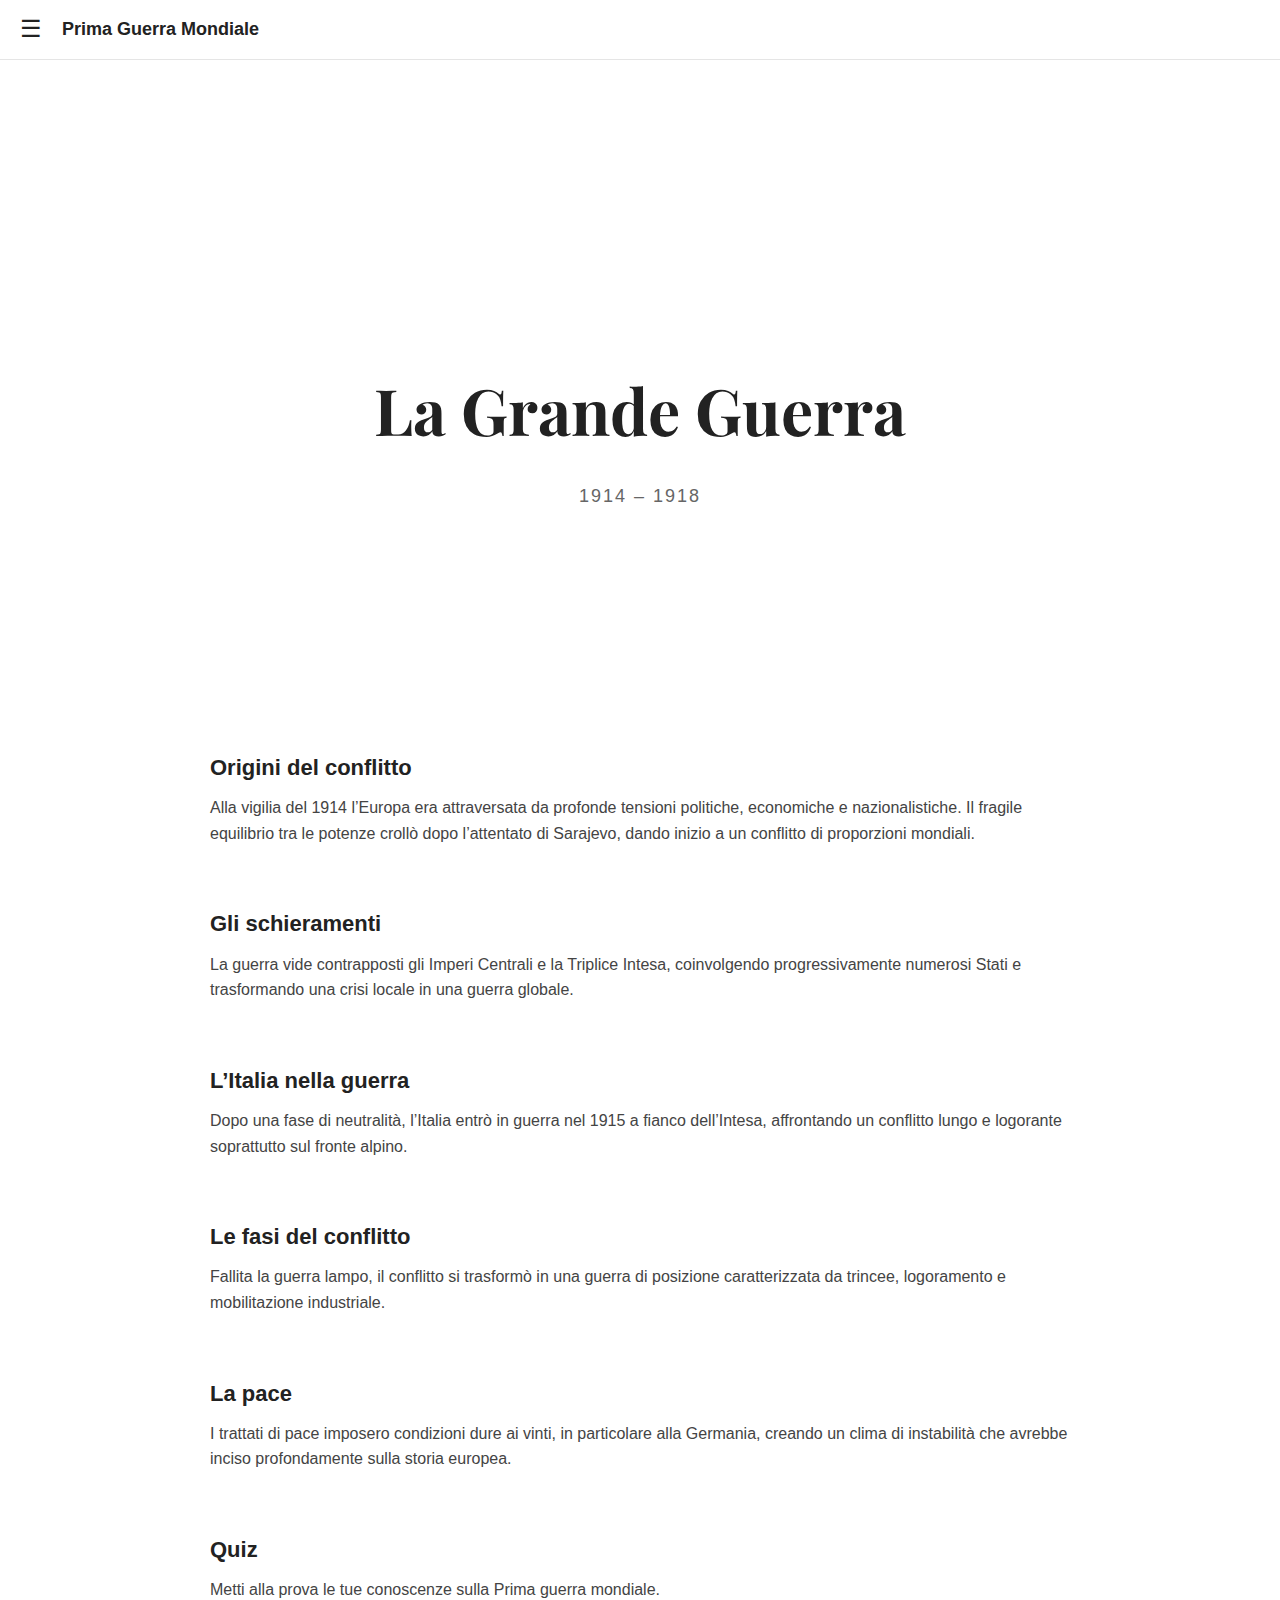
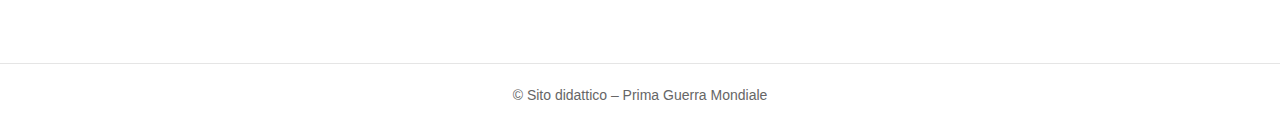
<file: index.html>
<!DOCTYPE html>
<html lang="it">
<head>
  <meta charset="UTF-8" />
  <meta name="viewport" content="width=device-width, initial-scale=1.0" />
  <title>La Prima Guerra Mondiale</title>
  <link href="https://fonts.googleapis.com/css2?family=Playfair+Display:wght@600;700&display=swap" rel="stylesheet" />
  <style>
    * {
      box-sizing: border-box;
      margin: 0;
      padding: 0;
    }

    body {
      font-family: "Segoe UI", Roboto, Arial, sans-serif;
      background-color: #ffffff;
      color: #222;
      line-height: 1.6;
    }

    header {
      position: fixed;
      top: 0;
      left: 0;
      width: 100%;
      height: 60px;
      background-color: #ffffff;
      border-bottom: 1px solid #e5e5e5;
      display: flex;
      align-items: center;
      padding: 0 20px;
      z-index: 1000;
    }

    .hamburger {
      font-size: 24px;
      cursor: pointer;
      margin-right: 20px;
    }

    header h1 {
      font-size: 18px;
      font-weight: 600;
    }

    nav {
      position: fixed;
      top: 0;
      left: -260px;
      width: 250px;
      height: 100%;
      background-color: #111;
      padding-top: 60px;
      transition: left 0.3s ease;
      z-index: 1100;
    }

    nav a {
      display: block;
      padding: 14px 20px;
      color: #f1f1f1;
      text-decoration: none;
      font-size: 15px;
      border-bottom: 1px solid #222;
    }

    nav a:hover {
      background-color: #1f1f1f;
    }

    nav.active {
      left: 0;
    }

    main {
      max-width: 900px;
      margin: 120px auto 60px;
      padding: 0 20px;
    }

    .hero {
      min-height: 70vh;
      display: flex;
      flex-direction: column;
      justify-content: center;
      align-items: center;
      text-align: center;
    }

    .hero h2 {
      font-family: 'Playfair Display', serif;
      font-size: 64px;
      font-weight: 700;
      margin-bottom: 20px;
    }

    .hero span {
      font-size: 18px;
      color: #666;
      letter-spacing: 2px;
      text-transform: uppercase;
    }

    .section {
      margin-bottom: 60px;
    }

    .section h3 {
      font-size: 22px;
      margin-bottom: 10px;
    }

    .section p {
      color: #444;
    }

    footer {
      text-align: center;
      padding: 20px;
      border-top: 1px solid #e5e5e5;
      color: #666;
      font-size: 14px;
    }
  </style>
</head>
<body>

<header>
  <div class="hamburger" onclick="toggleMenu()">☰</div>
  <h1>Prima Guerra Mondiale</h1>
</header>

<nav id="menu">
  <a href="#home">Home</a>
  <a href="#cause">Cause</a>
  <a href="#schieramenti">Schieramenti</a>
  <a href="#italia">Italia</a>
  <a href="#fasi">Fasi</a>
  <a href="#pace">La pace</a>
  <a href="quiz.html">Quiz</a>
</nav>

<main id="home">

  <section class="hero">
    <h2>La Grande Guerra</h2>
    <span>1914 – 1918</span>
  </section>

  <section class="section" id="cause">
    <h3>Origini del conflitto</h3>
    <p>
      Alla vigilia del 1914 l’Europa era attraversata da profonde tensioni politiche,
      economiche e nazionalistiche. Il fragile equilibrio tra le potenze crollò dopo
      l’attentato di Sarajevo, dando inizio a un conflitto di proporzioni mondiali.
    </p>
  </section>

  <section class="section" id="schieramenti">
    <h3>Gli schieramenti</h3>
    <p>
      La guerra vide contrapposti gli Imperi Centrali e la Triplice Intesa,
      coinvolgendo progressivamente numerosi Stati e trasformando una crisi locale
      in una guerra globale.
    </p>
  </section>

  <section class="section" id="italia">
    <h3>L’Italia nella guerra</h3>
    <p>
      Dopo una fase di neutralità, l’Italia entrò in guerra nel 1915 a fianco
      dell’Intesa, affrontando un conflitto lungo e logorante soprattutto sul fronte
      alpino.
    </p>
  </section>

  <section class="section" id="fasi">
    <h3>Le fasi del conflitto</h3>
    <p>
      Fallita la guerra lampo, il conflitto si trasformò in una guerra di posizione
      caratterizzata da trincee, logoramento e mobilitazione industriale.
    </p>
  </section>

  <section class="section" id="pace">
    <h3>La pace</h3>
    <p>
      I trattati di pace imposero condizioni dure ai vinti, in particolare alla
      Germania, creando un clima di instabilità che avrebbe inciso profondamente
      sulla storia europea.
    </p>
  </section>

  <section class="section" id="quiz">
    <h3>Quiz</h3>
    <p>
      Metti alla prova le tue conoscenze sulla Prima guerra mondiale.
    </p>
  </section>

</main>

<footer>
  <p>© Sito didattico – Prima Guerra Mondiale</p>
</footer>

<script>
  function toggleMenu() {
    document.getElementById('menu').classList.toggle('active');
  }

  // Chiude il menu dopo il click su un link
  document.querySelectorAll('nav a').forEach(link => {
    link.addEventListener('click', () => {
      document.getElementById('menu').classList.remove('active');
    });
  });
</script>

</body>
</html>
</file>
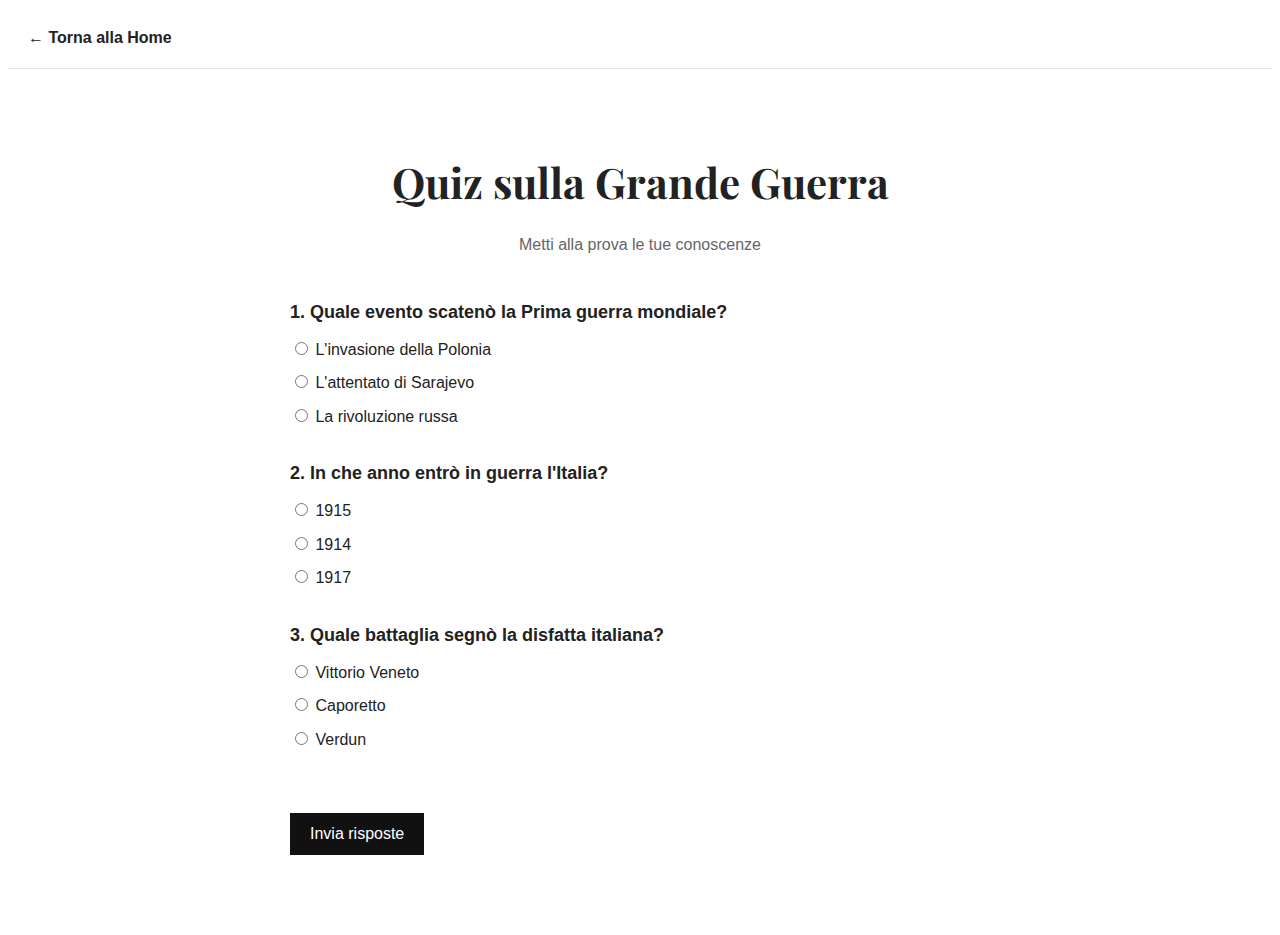
<file: quiz.html>
<!DOCTYPE html>
<html lang="it">
<head>
  <meta charset="UTF-8" />
  <meta name="viewport" content="width=device-width, initial-scale=1.0" />
  <title>Quiz – La Grande Guerra</title>
  <link href="https://fonts.googleapis.com/css2?family=Playfair+Display:wght@600;700&display=swap" rel="stylesheet" />
  <style>
    body {
  animation: fadeIn 0.8s ease-in;
}

@keyframes fadeIn {
  from { opacity: 0; }
  to { opacity: 1; }
}

h1 {
  animation: slideDown 1s ease-out;
}

@keyframes slideDown {
  from { transform: translateY(-30px); opacity: 0; }
  to { transform: translateY(0); opacity: 1; }
}

button {
  transition: transform 0.2s ease, background-color 0.2s ease;
}

button:hover {
  transform: scale(1.05);
  background-color: #000;
}

    body {
      font-family: "Segoe UI", Roboto, Arial, sans-serif;
      background-color: #ffffff;
      color: #222;
      line-height: 1.6;
    }

    header {
      height: 60px;
      border-bottom: 1px solid #e5e5e5;
      display: flex;
      align-items: center;
      padding: 0 20px;
    }

    header a {
      text-decoration: none;
      color: #222;
      font-weight: 600;
    }

    main {
      max-width: 700px;
      margin: 80px auto;
      padding: 0 20px;
    }

    h1 {
      font-family: 'Playfair Display', serif;
      font-size: 42px;
      margin-bottom: 10px;
      text-align: center;
    }

    .subtitle {
      text-align: center;
      color: #666;
      margin-bottom: 40px;
    }

    .question {
      margin-bottom: 30px;
    }

    .question h3 {
      margin-bottom: 10px;
      font-size: 18px;
    }

    label {
      display: block;
      margin-bottom: 8px;
      cursor: pointer;
    }

    button {
      margin-top: 30px;
      padding: 12px 20px;
      font-size: 16px;
      border: none;
      background-color: #111;
      color: #fff;
      cursor: pointer;
    }

    #result {
      margin-top: 30px;
      font-weight: 600;
      text-align: center;
    }
  </style>
</head>
<body>

<header>
  <a href="index.html">← Torna alla Home</a>
</header>

<main>
  <h1>Quiz sulla Grande Guerra</h1>
  <p class="subtitle">Metti alla prova le tue conoscenze</p>

  <form id="quizForm">

    <div class="question">
      <h3>1. Quale evento scatenò la Prima guerra mondiale?</h3>
      <label><input type="radio" name="q1" value="0"> L'invasione della Polonia</label>
      <label><input type="radio" name="q1" value="1"> L'attentato di Sarajevo</label>
      <label><input type="radio" name="q1" value="0"> La rivoluzione russa</label>
    </div>

    <div class="question">
      <h3>2. In che anno entrò in guerra l'Italia?</h3>
      <label><input type="radio" name="q2" value="1"> 1915</label>
      <label><input type="radio" name="q2" value="0"> 1914</label>
      <label><input type="radio" name="q2" value="0"> 1917</label>
    </div>

    <div class="question">
      <h3>3. Quale battaglia segnò la disfatta italiana?</h3>
      <label><input type="radio" name="q3" value="0"> Vittorio Veneto</label>
      <label><input type="radio" name="q3" value="1"> Caporetto</label>
      <label><input type="radio" name="q3" value="0"> Verdun</label>
    </div>

    <button type="button" onclick="checkQuiz()">Invia risposte</button>

  </form>

  <div id="result"></div>
</main>

<script>
  function checkQuiz() {
    let score = 0;
    document.querySelectorAll('input:checked').forEach(input => {
      score += parseInt(input.value);
    });

    document.getElementById('result').innerText = `Hai totalizzato ${score} / 3 risposte corrette.`;
  }
</script>

</body>
</html>
</file>
